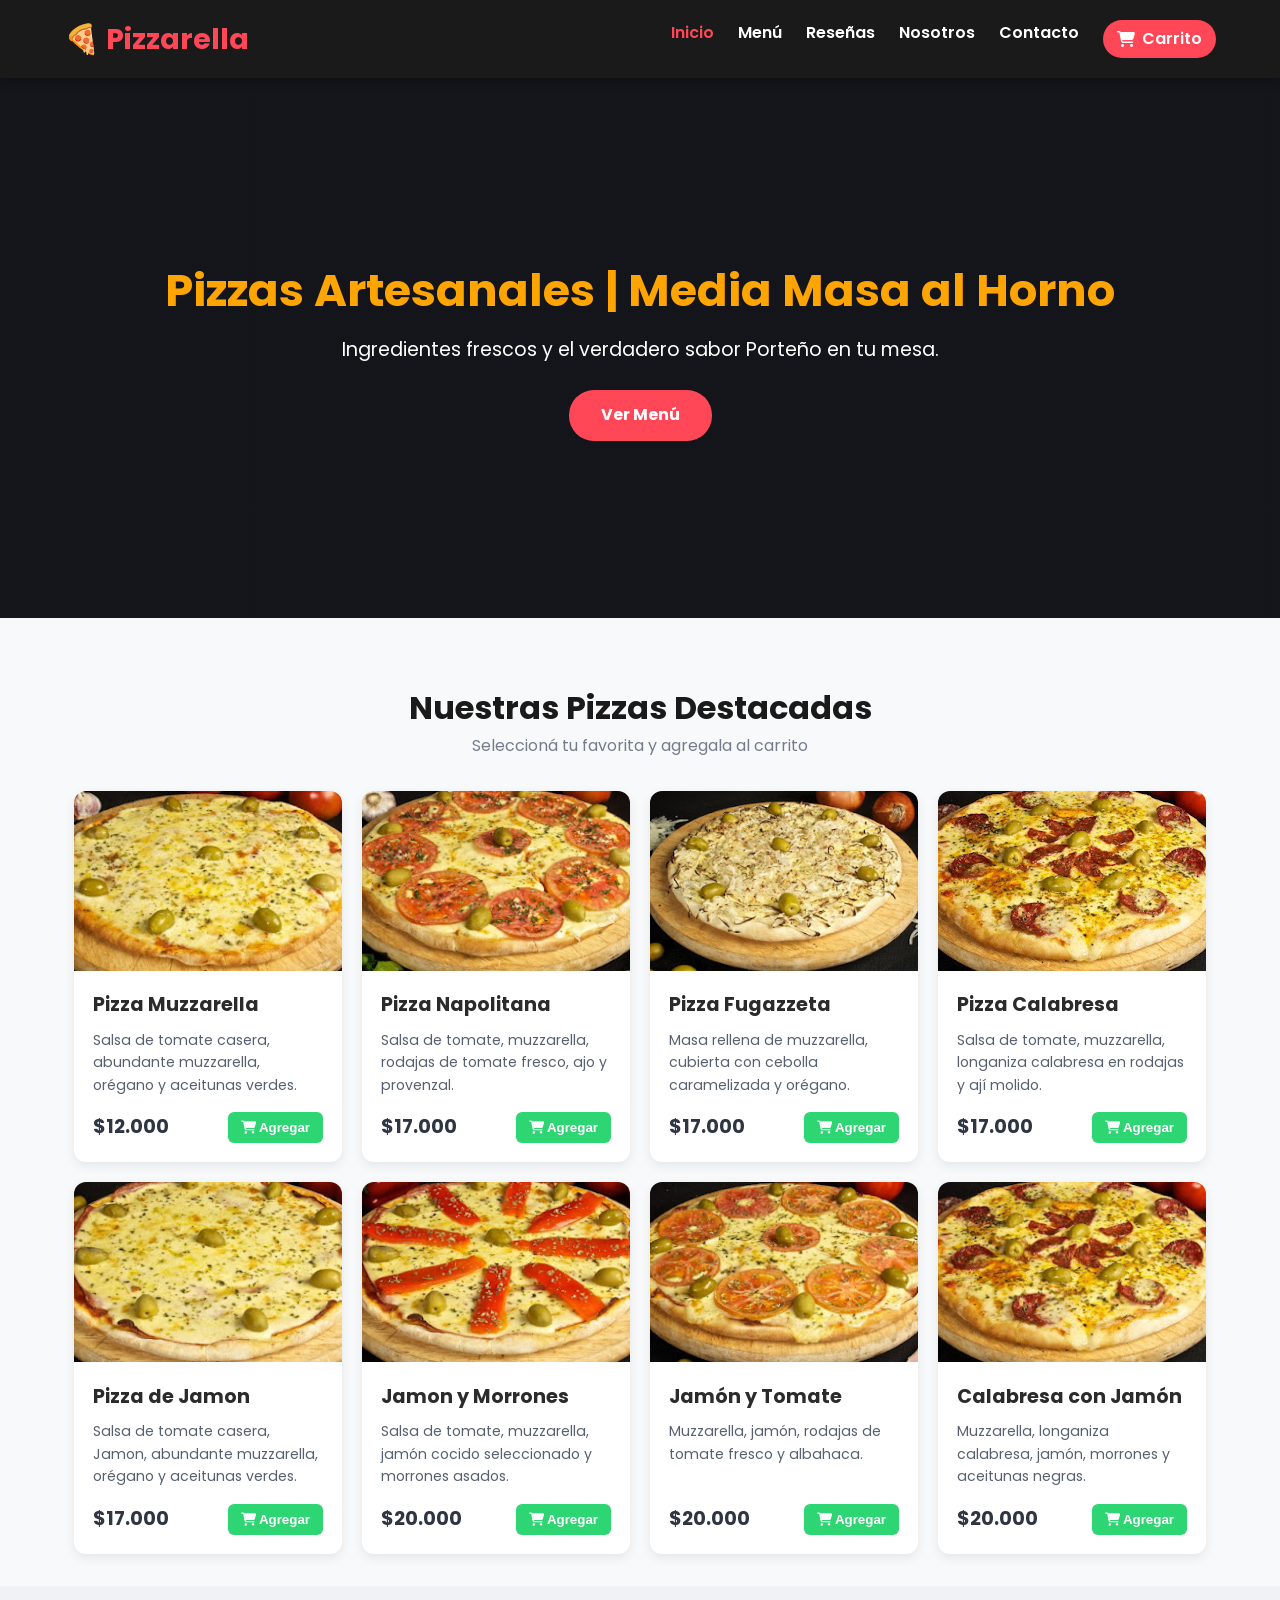
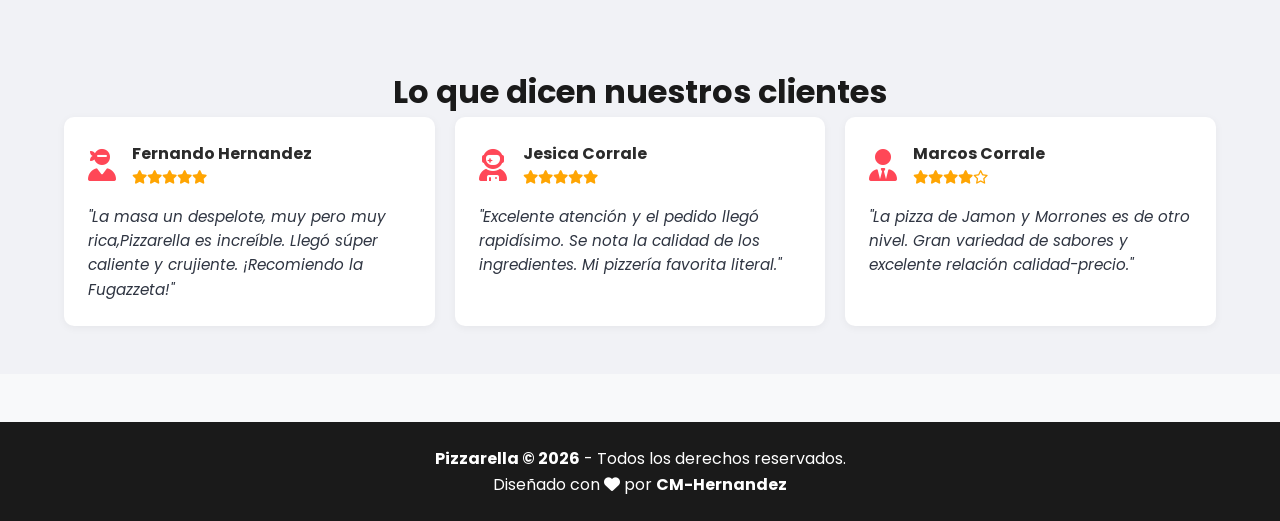
<file: index.html>
<!doctype html>
<html lang="es">
  <head>
    <meta charset="UTF-8" />
    <meta name="viewport" content="width=device-width, initial-scale=1.0" />
    <title>Pizzarella | Las mejores pizzas artesanales de Barracas!</title>
    <link rel="icon" type="image/png" href="img/pizzarella.png" />

    <!-- FUENTES DE GOOGLE FONTS -->
    <link rel="preconnect" href="https://fonts.googleapis.com" />
    <link rel="preconnect" href="https://fonts.gstatic.com" crossorigin />
    <link
      href="https://fonts.googleapis.com/css2?family=Poppins:wght@300;400;600;700&display=swap"
      rel="stylesheet"
    />

    <!-- ICONOS DE FONT AWESOME -->
    <link
      rel="stylesheet"
      href="https://cdnjs.cloudflare.com/ajax/libs/font-awesome/6.4.0/css/all.min.css"
    />

    <!-- ARCHIVO CSS EXTERNO -->
    <link rel="stylesheet" href="css/styles.css" />
  </head>
  <body>
    <!-- ENCABEZADO Y NAVEGACIÓN PRINCIPAL + LOGO CON EMOJI DE HTTPS://EMOJIPEDIA.ORG/PIZZA -->

    <header class="header">
      <div class="header__logo-container">
        <a href="index.html" class="header__logo">🍕 Pizzarella</a>
      </div>
      <nav class="nav">
        <ul class="nav__list">
          <li class="nav__item">
            <a href="index.html" class="nav__link active">Inicio</a>
          </li>
          <li class="nav__item"><a href="#menu" class="nav__link">Menú</a></li>
          <li class="nav__item">
            <a href="#resenas" class="nav__link">Reseñas</a>
          </li>
          <li class="nav__item">
            <a href="pages/sobreNosotros.html" class="nav__link">Nosotros</a>
          </li>
          <li class="nav__item">
            <a href="pages/contacto.html" class="nav__link">Contacto</a>
          </li>
          <!-- BOTÓN DE CARRITO DESTACADO -->
          <li class="nav__item">
            <a href="#" class="nav__link nav__link--cart">
              <i class="fa-solid fa-cart-shopping"></i> Carrito
            </a>
          </li>
        </ul>
      </nav>
    </header>

    <!-- SECCIÓN PRINCIPAL DE BIENVENIDA -->

    <section class="hero">
      <div class="hero__content">
        <h1 class="hero__title">Pizzas Artesanales | Media Masa al Horno</h1>
        <p class="hero__subtitle">
          Ingredientes frescos y el verdadero sabor Porteño en tu mesa.
        </p>
        <a href="#menu" class="hero__btn">Ver Menú</a>
      </div>
    </section>

    <!-- SECCIÓN CONTENIDO PRINCIPAL (MAIN)        -->

    <main>
      <!-- SECCIÓN PRODUCTOS (FLEXBOX - 4 POR FILA EN PC DE ESCRITORIO) -->
      <section class="productos" id="menu">
        <h2 class="section-title">Nuestras Pizzas Destacadas</h2>
        <p class="section-subtitle">
          Seleccioná tu favorita y agregala al carrito
        </p>

        <div class="productos__container">
          <!--CARD 1-->
          <article class="card-producto">
            <img
              src="img/muzza.jpg"
              alt="Pizza Muzzarella"
              class="card-producto__img"
            />
            <div class="card-producto__body">
              <h3 class="card-producto__titulo">Pizza Muzzarella</h3>
              <p class="card-producto__descripcion">
                Salsa de tomate casera, abundante muzzarella, orégano y
                aceitunas verdes.
              </p>
              <div class="card-producto__footer">
                <span class="card-producto__precio">$12.000</span>
                <button class="card-producto__btn">
                  <i class="fa-solid fa-cart-shopping"></i> Agregar
                </button>
              </div>
            </div>
          </article>

          <!-- CARD 2-->
          <article class="card-producto">
            <img
              src="img/napolitana.jpg"
              alt="Pizza Napolitana"
              class="card-producto__img"
            />
            <div class="card-producto__body">
              <h3 class="card-producto__titulo">Pizza Napolitana</h3>
              <p class="card-producto__descripcion">
                Salsa de tomate, muzzarella, rodajas de tomate fresco, ajo y
                provenzal.
              </p>
              <div class="card-producto__footer">
                <span class="card-producto__precio">$17.000</span>
                <button class="card-producto__btn">
                  <i class="fa-solid fa-cart-shopping"></i> Agregar
                </button>
              </div>
            </div>
          </article>

          <!-- CARD 3 -->
          <article class="card-producto">
            <img
              src="img/fugazeta.jpg"
              alt="Pizza Fugazzeta"
              class="card-producto__img"
            />
            <div class="card-producto__body">
              <h3 class="card-producto__titulo">Pizza Fugazzeta</h3>
              <p class="card-producto__descripcion">
                Masa rellena de muzzarella, cubierta con cebolla caramelizada y
                orégano.
              </p>
              <div class="card-producto__footer">
                <span class="card-producto__precio">$17.000</span>
                <button class="card-producto__btn">
                  <i class="fa-solid fa-cart-shopping"></i> Agregar
                </button>
              </div>
            </div>
          </article>

          <!-- CARD 4 -->
          <article class="card-producto">
            <img
              src="img/calabresa.jpg"
              alt="Pizza Calabresa"
              class="card-producto__img"
            />
            <div class="card-producto__body">
              <h3 class="card-producto__titulo">Pizza Calabresa</h3>
              <p class="card-producto__descripcion">
                Salsa de tomate, muzzarella, longaniza calabresa en rodajas y
                ají molido.
              </p>
              <div class="card-producto__footer">
                <span class="card-producto__precio">$17.000</span>
                <button class="card-producto__btn">
                  <i class="fa-solid fa-cart-shopping"></i> Agregar
                </button>
              </div>
            </div>
          </article>

          <!-- CARD 5 -->
          <article class="card-producto">
            <img
              src="img/muzzarella_c_jamon.jpg"
              alt="Pizza de Jamon"
              class="card-producto__img"
            />
            <div class="card-producto__body">
              <h3 class="card-producto__titulo">Pizza de Jamon</h3>
              <p class="card-producto__descripcion">
                Salsa de tomate casera, Jamon, abundante muzzarella, orégano y
                aceitunas verdes.
              </p>
              <div class="card-producto__footer">
                <span class="card-producto__precio">$17.000</span>
                <button class="card-producto__btn">
                  <i class="fa-solid fa-cart-shopping"></i> Agregar
                </button>
              </div>
            </div>
          </article>

          <!-- CARD 6 -->
          <article class="card-producto">
            <img
              src="img/jamon_y_morrones.jpg"
              alt="Pizza Jamba y Morrones"
              class="card-producto__img"
            />
            <div class="card-producto__body">
              <h3 class="card-producto__titulo">Jamon y Morrones</h3>
              <p class="card-producto__descripcion">
                Salsa de tomate, muzzarella, jamón cocido seleccionado y
                morrones asados.
              </p>
              <div class="card-producto__footer">
                <span class="card-producto__precio">$20.000</span>
                <button class="card-producto__btn">
                  <i class="fa-solid fa-cart-shopping"></i> Agregar
                </button>
              </div>
            </div>
          </article>

          <!-- CARD 7 -->
          <article class="card-producto">
            <img
              src="img/jamon_y_tomates.jpg"
              alt="Jamón  y Tomate"
              class="card-producto__img"
            />
            <div class="card-producto__body">
              <h3 class="card-producto__titulo">Jamón y Tomate</h3>
              <p class="card-producto__descripcion">
                Muzzarella, jamón, rodajas de tomate fresco y albahaca.
              </p>
              <div class="card-producto__footer">
                <span class="card-producto__precio">$20.000</span>
                <button class="card-producto__btn">
                  <i class="fa-solid fa-cart-shopping"></i> Agregar
                </button>
              </div>
            </div>
          </article>

          <!-- CARD 8 -->
          <article class="card-producto">
            <img
              src="img/calabreza_c_jamon.jpg"
              alt="Calabresa con jamon"
              class="card-producto__img"
            />
            <div class="card-producto__body">
              <h3 class="card-producto__titulo">Calabresa con Jamón</h3>
              <p class="card-producto__descripcion">
                Muzzarella, longaniza calabresa, jamón, morrones y aceitunas
                negras.
              </p>
              <div class="card-producto__footer">
                <span class="card-producto__precio">$20.000</span>
                <button class="card-producto__btn">
                  <i class="fa-solid fa-cart-shopping"></i> Agregar
                </button>
              </div>
            </div>
          </article>
        </div>
      </section>

      <!-- SECCIÓN RESEÑAS (CSS GRID) -->
      <section class="resenas" id="resenas">
        <h2 class="section-title">Lo que dicen nuestros clientes</h2>
        <div class="resenas__grid">
          <article class="card-resena">
            <div class="card-resena__header">
              <i class="fa-solid fa-user-ninja card-resena__avatar"></i>
              <div>
                <h4>Fernando Hernandez</h4>
                <div class="card-resena__stars">
                  <i class="fa-solid fa-star"></i
                  ><i class="fa-solid fa-star"></i
                  ><i class="fa-solid fa-star"></i
                  ><i class="fa-solid fa-star"></i
                  ><i class="fa-solid fa-star"></i>
                </div>
              </div>
            </div>
            <p class="card-resena__texto">
              "La masa un despelote, muy pero muy rica,Pizzarella es increíble.
              Llegó súper caliente y crujiente. ¡Recomiendo la Fugazzeta!"
            </p>
          </article>

          <article class="card-resena">
            <div class="card-resena__header">
              <i class="fa-solid fa-user-astronaut card-resena__avatar"></i>
              <div>
                <h4>Jesica Corrale</h4>
                <div class="card-resena__stars">
                  <i class="fa-solid fa-star"></i
                  ><i class="fa-solid fa-star"></i
                  ><i class="fa-solid fa-star"></i
                  ><i class="fa-solid fa-star"></i
                  ><i class="fa-solid fa-star"></i>
                </div>
              </div>
            </div>
            <p class="card-resena__texto">
              "Excelente atención y el pedido llegó rapidísimo. Se nota la
              calidad de los ingredientes. Mi pizzería favorita literal."
            </p>
          </article>

          <article class="card-resena">
            <div class="card-resena__header">
              <i class="fa-solid fa-user-tie card-resena__avatar"></i>
              <div>
                <h4>Marcos Corrale</h4>
                <div class="card-resena__stars">
                  <i class="fa-solid fa-star"></i
                  ><i class="fa-solid fa-star"></i
                  ><i class="fa-solid fa-star"></i
                  ><i class="fa-solid fa-star"></i
                  ><i class="fa-regular fa-star"></i>
                </div>
              </div>
            </div>
            <p class="card-resena__texto">
              "La pizza de Jamon y Morrones es de otro nivel. Gran variedad de
              sabores y excelente relación calidad-precio."
            </p>
          </article>
        </div>
      </section>
    </main>

    <!-- PIE DE PÁGINA (FOOTER) -->
    <footer class="footer">
      <div class="footer__content">
        <p>
          <strong>Pizzarella &copy; 2026</strong> - Todos los derechos
          reservados.
        </p>

        <!-- CRÉDITO DE AUTOR -->
        <p class="footer__author">
          Diseñado con <i class="fa-solid fa-heart"></i> por
          <a href="https://cmarceloh.github.io/" target="_blank"
            ><strong>CM-Hernandez</strong></a
          >
        </p>
      </div>
    </footer>
  </body>
</html>
</file>
<file: css/styles.css>
/* ========================================================================== 
   1. RESET Y CONFIGURACIÓN GENERAL 
   ========================================================================== */
/* Usamos 62.5% para que 1rem equivalga a 10px, como nos enseñó la profe. */
html {
  font-size: 62.5%;
}

* {
  margin: 0;
  padding: 0;
  box-sizing: border-box; /* Incluye padding y border en el tamaño total */
}

body {
  font-family: "Poppins", sans-serif;
  font-size: 1.6rem;
  background-color: #f8f9fa;
  color: #2b2b2b;
  line-height: 1.6;
}

/* ========================================================================== 
   2. ENCABEZADO Y BARRA DE NAVEGACIÓN - FLEXBOX 
   ========================================================================== */
.header {
  background-color: #1a1a1a;
  width: 100%;
  display: flex; /* Flexbox para alinear logo y menú en la misma fila */
  justify-content: space-between; /* Logo a la izquierda, menú a la derecha */
  align-items: center; /* Alineación vertical al centro */
  padding: 1.6rem 5%;
  position: sticky; /* Cabecera fija al hacer scroll  */
  top: 0;
  z-index: 1000;
  box-shadow: 0 2px 10px rgba(0, 0, 0, 0.3);
}

.header__logo {
  color: #ff4757;
  font-size: 2.88rem;
  font-weight: 700;
  text-decoration: none;
}

.nav__list {
  display: flex; /* Flexbox para alinear los ítems de lista horizontalmente */
  list-style: none; /* Quita los puntos/viñetas por defecto */
  gap: 2.4rem; /* Espaciado uniforme entre botones */
}

.nav__link {
  color: #ffffff;
  text-decoration: none; /* Quita el subrayado de los enlaces */
  font-weight: 600;
  white-space: nowrap; /* Evita que el texto de enlaces largos se parta en dos renglones */
  transition: color 0.3s ease;
}

.nav__link:hover,
.nav__link.active {
  color: #ff4757; /* Cambia de color al pasar el cursor o al estar activo */
}

/* Botón de Carrito en la barra de navegación */
.nav__link--cart {
  background-color: #ff4757;
  padding: 0.64rem 1.44rem;
  border-radius: 20px;
  color: #ffffff !important;
  display: inline-flex;
  align-items: center;
  gap: 0.64rem;
  transition: background-color 0.3s ease;
}

.nav__link--cart:hover {
  background-color: #e84118;
}

/* ========================================================================== 
   3. SECCIÓN HERO / BANNER PRINCIPAL 
   ========================================================================== */
.hero {
  background: linear-gradient(rgba(0, 0, 0, 0.6), rgba(0, 0, 0, 0.6)), #2f3542;
  height: 60vh;
  display: flex;
  justify-content: center;
  align-items: center;
  text-align: center;
  color: #ffffff;
  padding: 0 1.6rem;
}

.hero__title {
  font-size: 4.48rem;
  color: #ffa502;
  margin-bottom: 0.8rem;
}

.hero__subtitle {
  font-size: 1.92rem;
  margin-bottom: 2.4rem;
}

.hero__btn {
  display: inline-block;
  background-color: #ff4757;
  color: #ffffff;
  padding: 1.28rem 3.2rem;
  text-decoration: none;
  border-radius: 25px;
  font-weight: bold;
  transition: background 0.3s ease;
}

.hero__btn:hover {
  background-color: #e84118;
}

/* ========================================================================== 
   4. TÍTULOS Y CONTENEDORES GENERALES 
   ========================================================================== */
.section-title {
  text-align: center;
  font-size: 3.2rem;
  color: #1a1a1a;
  margin-top: 3.2rem;
}

.section-subtitle {
  text-align: center;
  color: #747d8c;
  margin-bottom: 3.2rem;
}

.page-container {
  max-width: 1200px;
  margin: 3.2rem auto;
  padding: 0 1.6rem;
}

/* ========================================================================== 
   5. SECCIÓN PRODUCTOS - FLEXBOX 4 CARDS POR FILA EN DESKTOP  
   ========================================================================== */
.productos {
  padding: 3.2rem 5%;
}

.productos__container {
  display: flex;
  flex-wrap: wrap; /* Permite que las tarjetas bajen si no entran en la fila */
  gap: 20px;
  justify-content: center;
}

.card-producto {
  background-color: #ffffff;
  border-radius: 12px;
  overflow: hidden;
  box-shadow: 0 4px 12px rgba(0, 0, 0, 0.08);
  display: flex;
  flex-direction: column; /* Cálculo para mostrar exactamente 4 elementos por fila restando los gaps */
  flex: 1 1 calc(25% - 20px);
  max-width: calc(25% - 20px);
  transition: transform 0.3s ease;
}

.card-producto:hover {
  transform: translateY(-5px);
}

.card-producto__img {
  width: 100%;
  height: 180px;
  object-fit: cover;
}

.card-producto__body {
  padding: 1.92rem;
  display: flex;
  flex-direction: column;
  flex-grow: 1;
}

.card-producto__titulo {
  font-size: 1.92rem;
  margin-bottom: 0.8rem;
}

.card-producto__descripcion {
  font-size: 1.408rem;
  color: #57606f;
  margin-bottom: 1.6rem;
  flex-grow: 1;
}

.card-producto__footer {
  display: flex;
  justify-content: space-between;
  align-items: center;
}

.card-producto__precio {
  font-size: 1.92rem;
  font-weight: 700;
  color: #2f3542;
}

.card-producto__btn {
  background-color: #2ed573;
  color: #ffffff;
  border: none;
  padding: 0.8rem 1.28rem;
  border-radius: 6px;
  cursor: pointer;
  font-weight: 600;
  transition: background 0.3s ease;
}

.card-producto__btn:hover {
  background-color: #26af5f;
}

/* ========================================================================== 
   6. SECCIÓN RESEÑAS - CSS GRID 
   ========================================================================== */
.resenas {
  background-color: #f1f2f6;
  padding: 4.8rem 5%;
}

.resenas__grid {
  display: grid;
  grid-template-columns: repeat(3, 1fr); /* 3 columnas de igual ancho */
  gap: 20px;
  max-width: 1200px;
  margin: 0 auto;
}

.card-resena {
  background-color: #ffffff;
  padding: 2.4rem;
  border-radius: 10px;
  box-shadow: 0 2px 8px rgba(0, 0, 0, 0.05);
}

.card-resena__header {
  display: flex;
  align-items: center;
  gap: 1.6rem;
  margin-bottom: 1.6rem;
}

.card-resena__avatar {
  font-size: 3.2rem;
  color: #ff4757;
}

.card-resena__stars {
  color: #ffa502;
  font-size: 1.36rem;
}

.card-resena__texto {
  font-style: italic;
  font-size: 1.52rem;
  color: #2f3542;
}

/* ========================================================================== 
   7. FORMULARIO Y UBICACIÓN 
   ========================================================================== */
.contacto__form {
  background: #ffffff;
  padding: 3.2rem;
  border-radius: 12px;
  max-width: 600px;
  margin: 0 auto 3.2rem auto;
  box-shadow: 0 4px 15px rgba(0, 0, 0, 0.05);
}

.form-group {
  margin-bottom: 1.92rem;
}

.form-group label {
  display: block;
  margin-bottom: 0.64rem;
  font-weight: 600;
}

.form-group input,
.form-group textarea {
  width: 100%;
  padding: 1.28rem;
  border: 1px solid #ced6e0;
  border-radius: 6px;
  font-family: inherit;
}

.btn-submit {
  background-color: #ff4757;
  color: #ffffff;
  border: none;
  width: 100%;
  padding: 1.44rem;
  border-radius: 6px;
  font-size: 1.6rem;
  font-weight: bold;
  cursor: pointer;
}

.ubicacion {
  text-align: center;
  margin-top: 3.2rem;
}

/* ========================================================================== 
   8. SOBRE NOSOTROS Y MULTIMEDIA 
   ========================================================================== */
.historia__grid {
  display: flex;
  gap: 20px;
  margin-top: 3.2rem;
}

.card-info {
  background: #ffffff;
  padding: 2.4rem;
  border-radius: 8px;
  text-align: center;
  flex: 1;
  box-shadow: 0 2px 8px rgba(0, 0, 0, 0.05);
}

.card-info__icon {
  font-size: 3.2rem;
  color: #ffa502;
  margin-bottom: 0.8rem;
}

/* Contenedor del video en Flexbox */
.video-wrapper {
  display: flex;
  justify-content: center;
  margin-top: 2.4rem;
  width: 100%;
}

/* Regla para que el video responda al ancho de la pantalla */
.video-responsive {
  width: 100%; /* Ocupa el 100% del contenedor en pantallas chicas */
  max-width: 640px; /* No supera los 640px en pantallas grandes (PC) */
  height: auto; /* Mantiene la proporción original sin deformar el video */
  border-radius: 8px; /* Borde redondeado */
}

/* ========================================================================== 
   9. PIE DE PÁGINA (FOOTER) (CLASE 
   ========================================================================== */
.footer {
  background-color: #1a1a1a;
  color: #ffffff;
  width: 100%;
  text-align: center;
  padding: 2.4rem;
  margin-top: 4.8rem;
}

.footer__content {
  overflow-wrap: anywhere;
}

/* Estilo para el enlace con tu nombre */
.footer__author a {
  color: #ffffff;
  text-decoration: none; /* Quita el subrayado azul por defecto */
  transition: color 0.3s ease; /* Le da un efecto suave al cambiar de color */
}

/* Efecto al pasar el cursor sobre tu nombre */
.footer__author a:hover {
  color: #ff4757; /* Usa exactamente el mismo rojo del corazón */
}

/* ========================================================================== 
   10. MEDIA QUERIES - DISEÑO RESPONSIVO
   ========================================================================== */

/* Tablets / Pantallas medianas (hasta 992px) */
@media (max-width: 992px) {
  .card-producto {
    flex: 1 1 calc(50% - 20px); /* 2 cards por fila */
    max-width: calc(50% - 20px);
  }

  .resenas__grid {
    grid-template-columns: repeat(2, 1fr); /* 2 columnas en reseñas */
  }

  .historia__grid {
    flex-direction: column;
  }
}

@media (max-width: 860px) {
  .header {
    flex-direction: column;
    gap: 1.28rem;
  }

  .nav {
    width: 100%;
  }

  .nav__list {
    flex-wrap: wrap;
    justify-content: center;
    gap: 1.28rem 1.92rem;
  }
}

/* Celulares / Pantallas pequeñas (hasta 600px) */
@media (max-width: 600px) {
  /* El header cambia de fila a columna */
  .header {
    padding: 1.6rem;
  }

  /* La lista del menú se ordena verticalmente centrada */
  .nav__list {
    flex-direction: column;
    align-items: center;
    gap: 1.28rem;
  }

  .hero__title {
    font-size: 3.2rem;
  }

  /* Cards a 1 por fila llenando el ancho */
  .card-producto {
    flex: 1 1 100%;
    max-width: 100%;
  }

  /* Reseñas a 1 columna */
  .resenas__grid {
    grid-template-columns: 1fr;
  }

  /* Ajuste responsivo de video/iframe */
  .video-wrapper iframe {
    width: 100%;
    height: 220px;
  }
}
</file>
